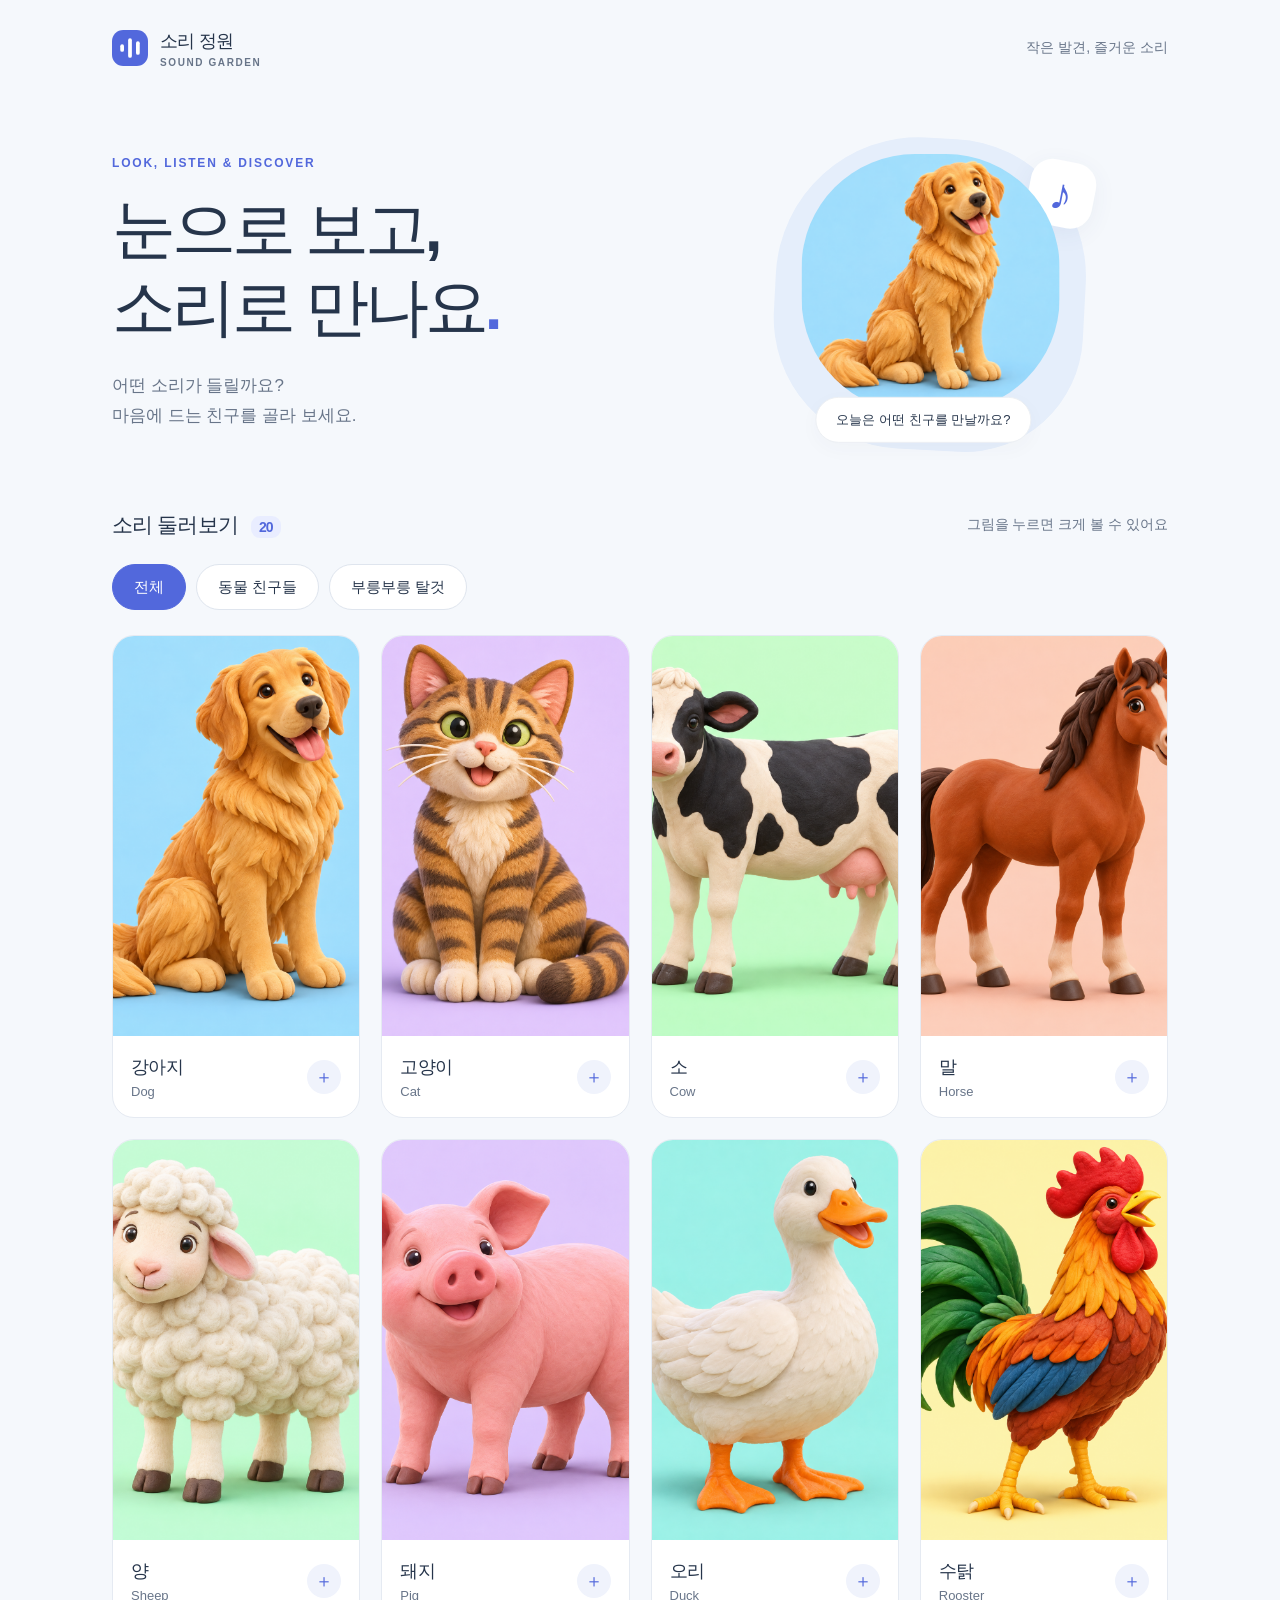
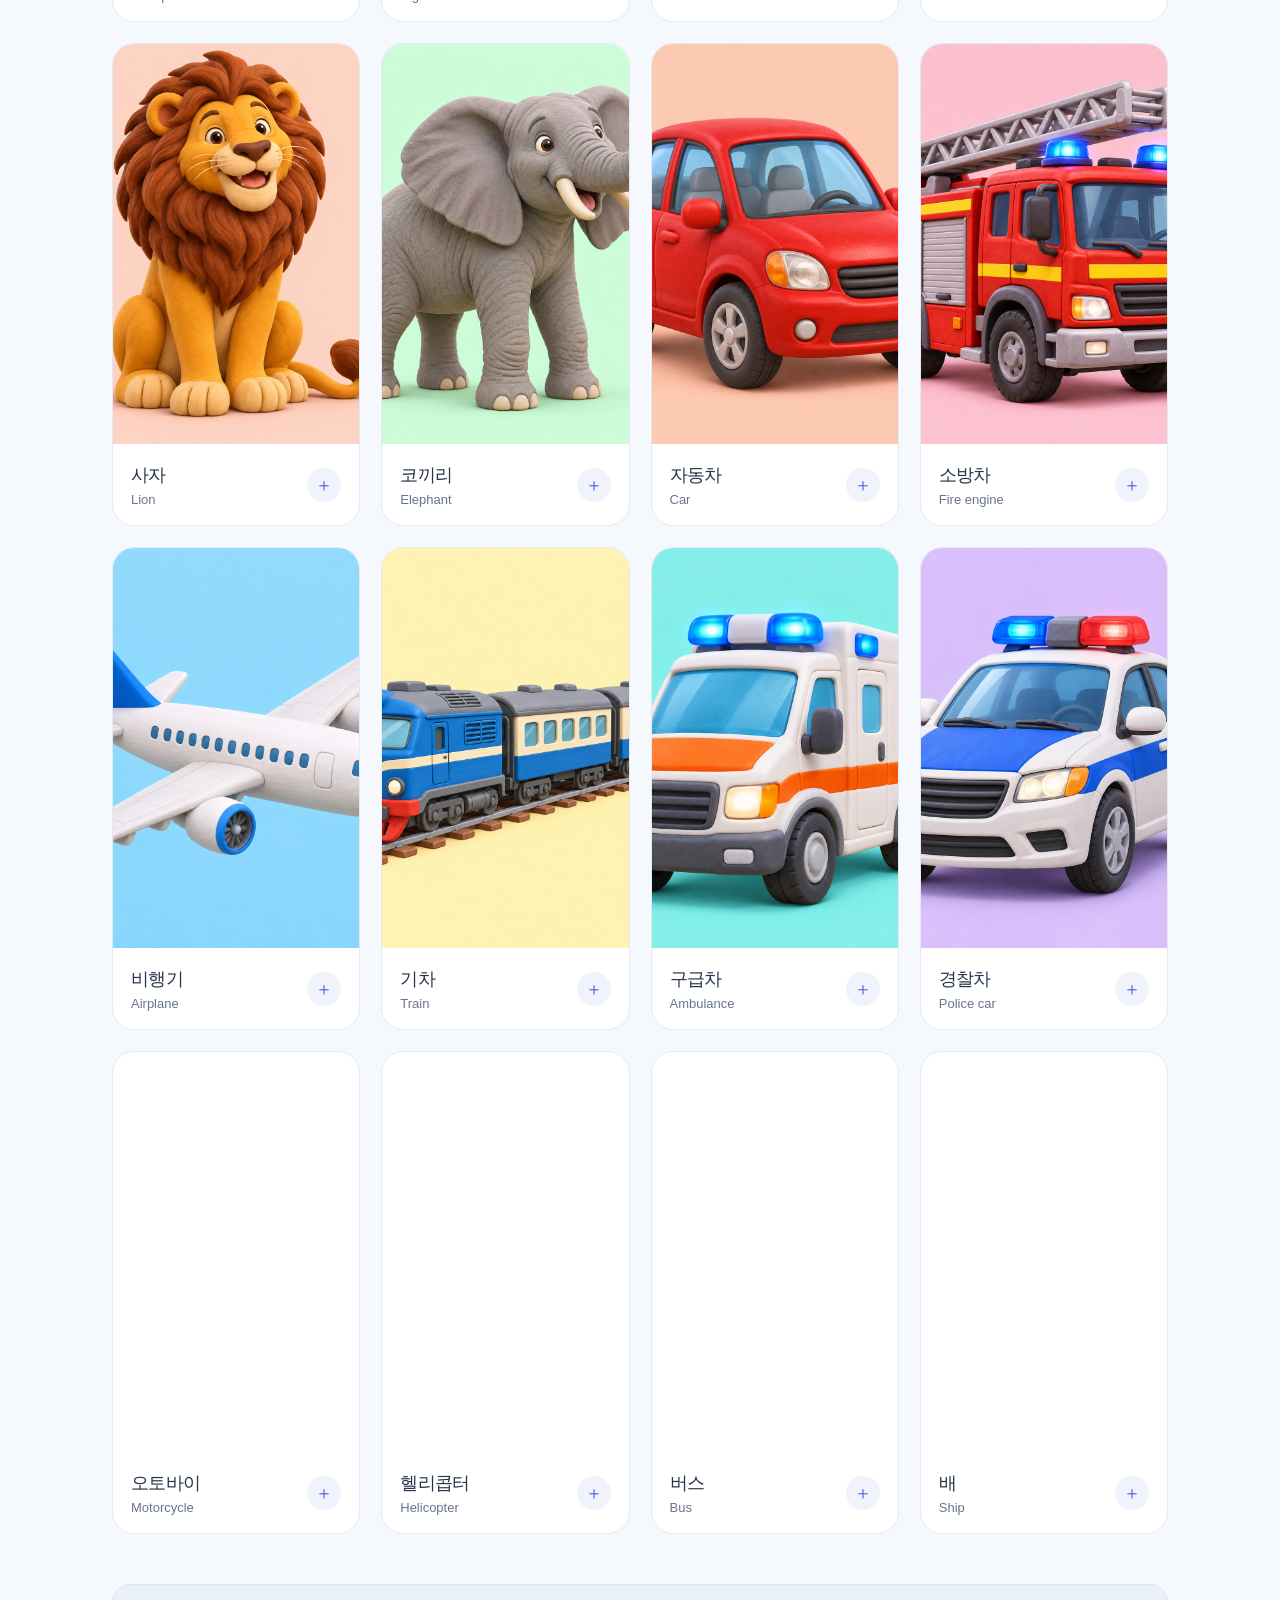
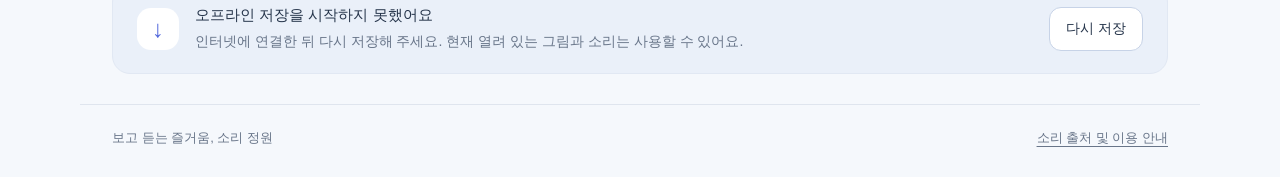
<file: index.html>
<!doctype html>
<html lang="ko">
<head>
  <meta charset="utf-8">
  <meta name="viewport" content="width=device-width, initial-scale=1, viewport-fit=cover">
  <meta name="theme-color" content="#f5f8fc">
  <meta name="description" content="동물과 탈것의 그림을 크게 보고 소리를 들어 보세요. 처음 저장한 뒤에는 오프라인에서도 사용할 수 있어요.">
  <title>소리 정원 · Sound Garden</title>
  <link rel="icon" href="assets/icon.svg" type="image/svg+xml">
  <link rel="stylesheet" href="styles.css">
  <script src="catalog.js" defer></script>
  <script src="app.js" defer></script>
</head>
<body>
  <header class="site-header">
    <a class="brand" href="./" aria-label="소리 정원 홈"><img src="assets/icon.svg" alt="" width="36" height="36"><span>소리 정원<small>SOUND GARDEN</small></span></a>
    <span class="header-note">작은 발견, 즐거운 소리</span>
  </header>
  <main>
    <section class="intro" aria-labelledby="heading">
      <div><p class="eyebrow">LOOK, LISTEN & DISCOVER</p><h1 id="heading">눈으로 보고,<br>소리로 만나요<span>.</span></h1><p class="intro-copy">어떤 소리가 들릴까요?<br>마음에 드는 친구를 골라 보세요.</p></div>
      <div class="intro-art" aria-hidden="true"><span class="music-note">♪</span><img src="assets/images/dog.png" alt=""><span class="art-caption">오늘은 어떤 친구를 만날까요?</span></div>
    </section>
    <section class="library" aria-labelledby="library-title">
      <div class="library-heading"><h2 id="library-title">소리 둘러보기 <span id="item-count">20</span></h2><span class="tap-hint">그림을 누르면 크게 볼 수 있어요</span></div>
      <div class="filters" role="group" aria-label="소리 분류">
        <button class="filter active" data-category="전체" aria-pressed="true">전체</button>
        <button class="filter" data-category="동물" aria-pressed="false">동물 친구들</button>
        <button class="filter" data-category="탈것" aria-pressed="false">부릉부릉 탈것</button>
      </div>
      <div id="cards" class="cards"></div>
    </section>
    <aside class="cache-panel" aria-label="오프라인 저장 상태">
      <div class="cache-icon" aria-hidden="true">↓</div><div class="cache-copy"><strong id="cache-title">오프라인 사용 준비 중</strong><p id="cache-detail" role="status">처음 방문하면 모든 그림과 소리를 기기에 저장해요.</p><progress id="cache-progress" max="1" value="0" aria-label="전체 파일 저장 진행률"></progress></div><button id="cache-retry" class="quiet-button" hidden>다시 저장</button>
    </aside>
  </main>
  <footer><span>보고 듣는 즐거움, 소리 정원</span><a href="credits.html">소리 출처 및 이용 안내</a></footer>
  <dialog id="viewer" aria-labelledby="viewer-title">
    <h2 id="viewer-title" class="sr-only"></h2>
    <button id="close-viewer" class="close-button" aria-label="큰 그림 닫기">✕</button>
    <img id="viewer-image" class="viewer-image" alt="">
    <div class="viewer-controls">
      <audio id="player" preload="none" playsinline></audio>
      <div class="playback">
        <button id="play" class="play-button" aria-pressed="false"><span aria-hidden="true">▶</span> 듣기</button>
        <button id="repeat" class="repeat-button" aria-pressed="false">반복해서 듣기</button>
      </div>
      <p id="play-status" class="play-status sr-only" role="status">재생 버튼을 눌러 소리를 들어 보세요.</p>
    </div>
  </dialog>
  <noscript><p>소리 정원을 사용하려면 브라우저의 JavaScript를 켜 주세요.</p></noscript>
</body>
</html>
</file>
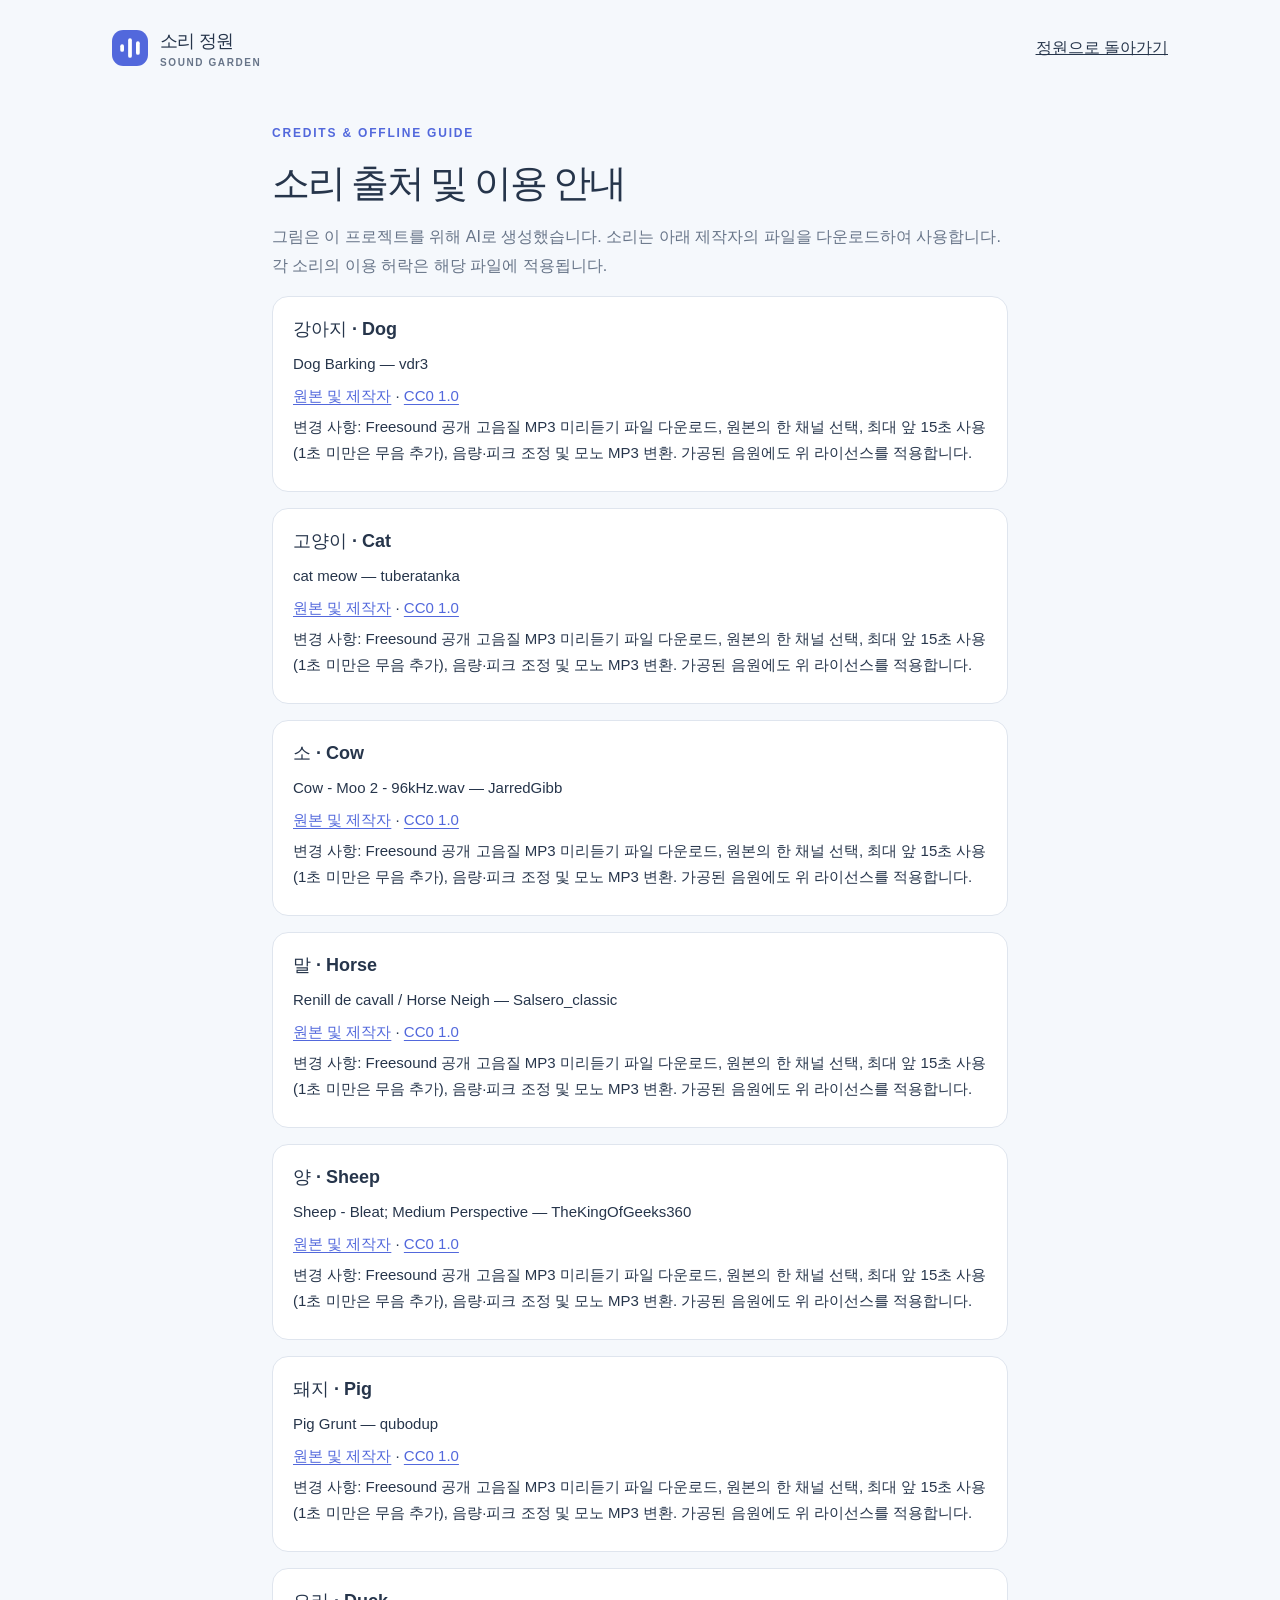
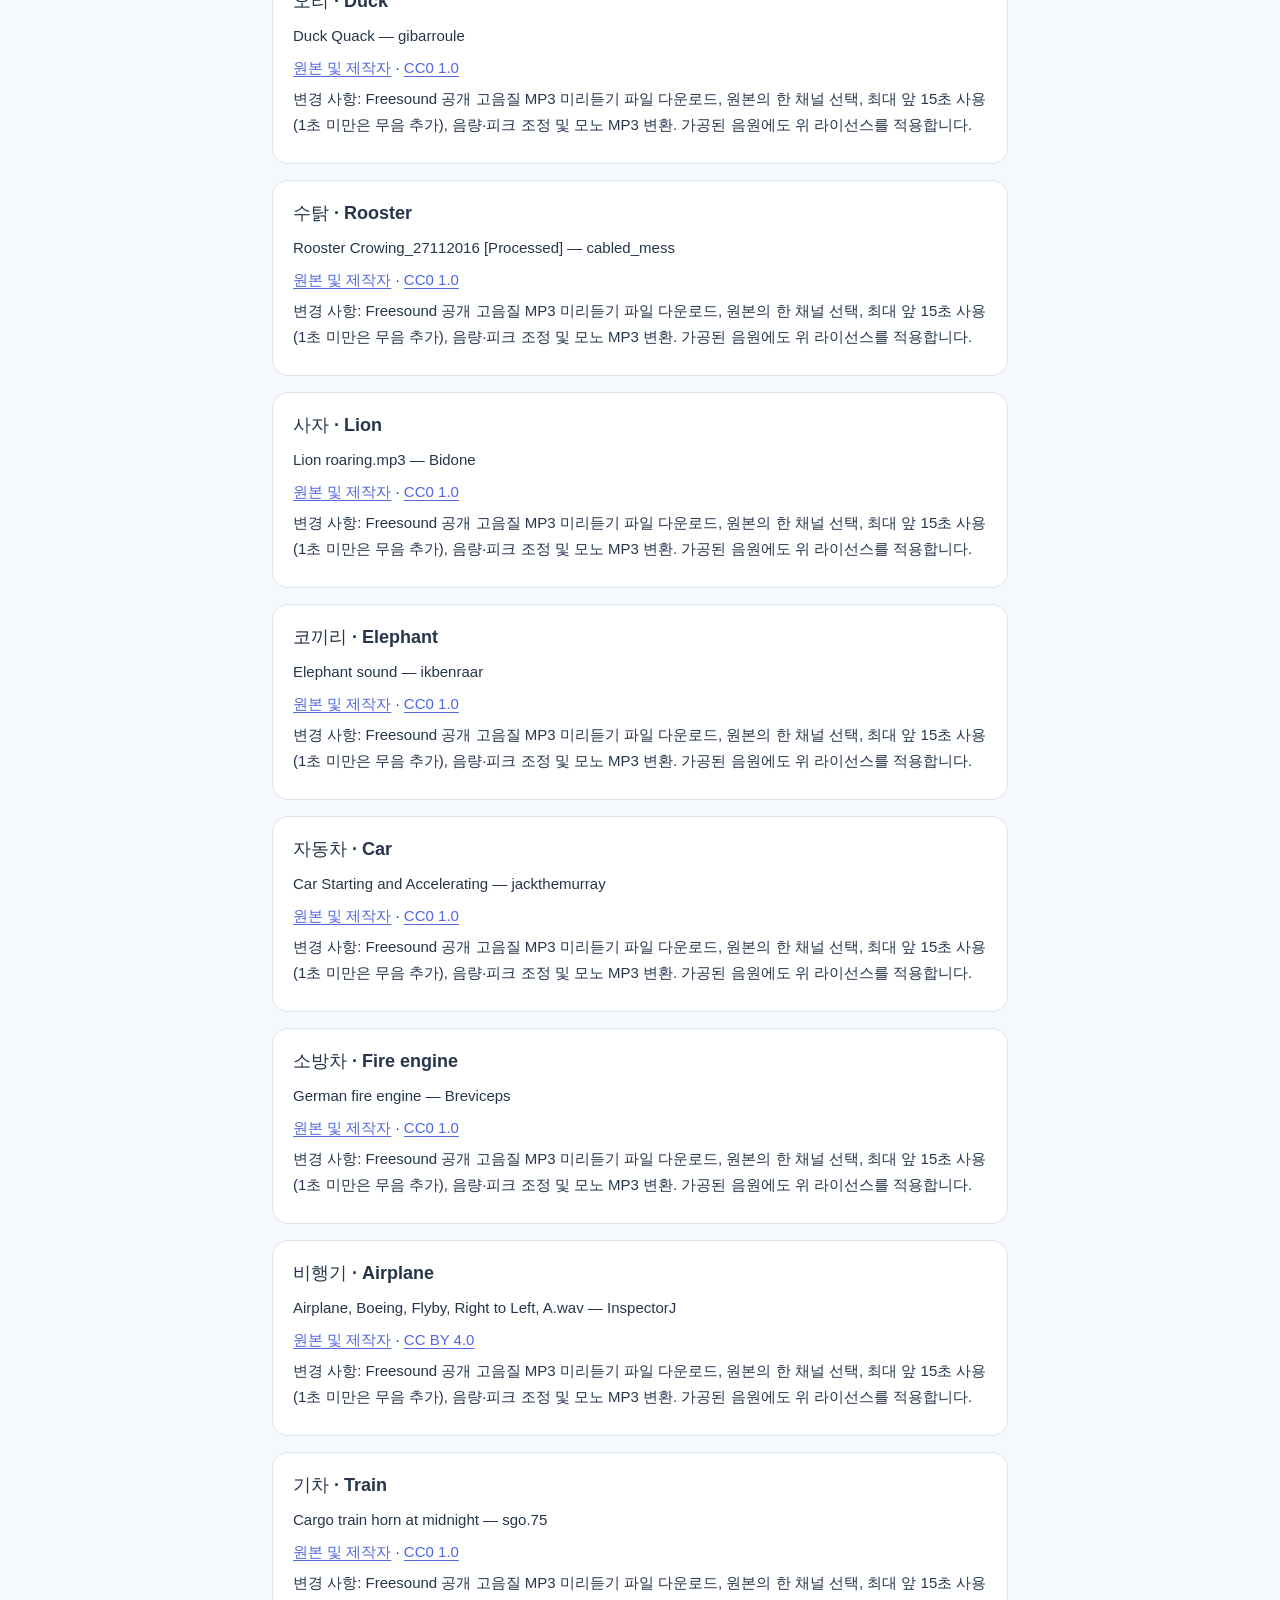
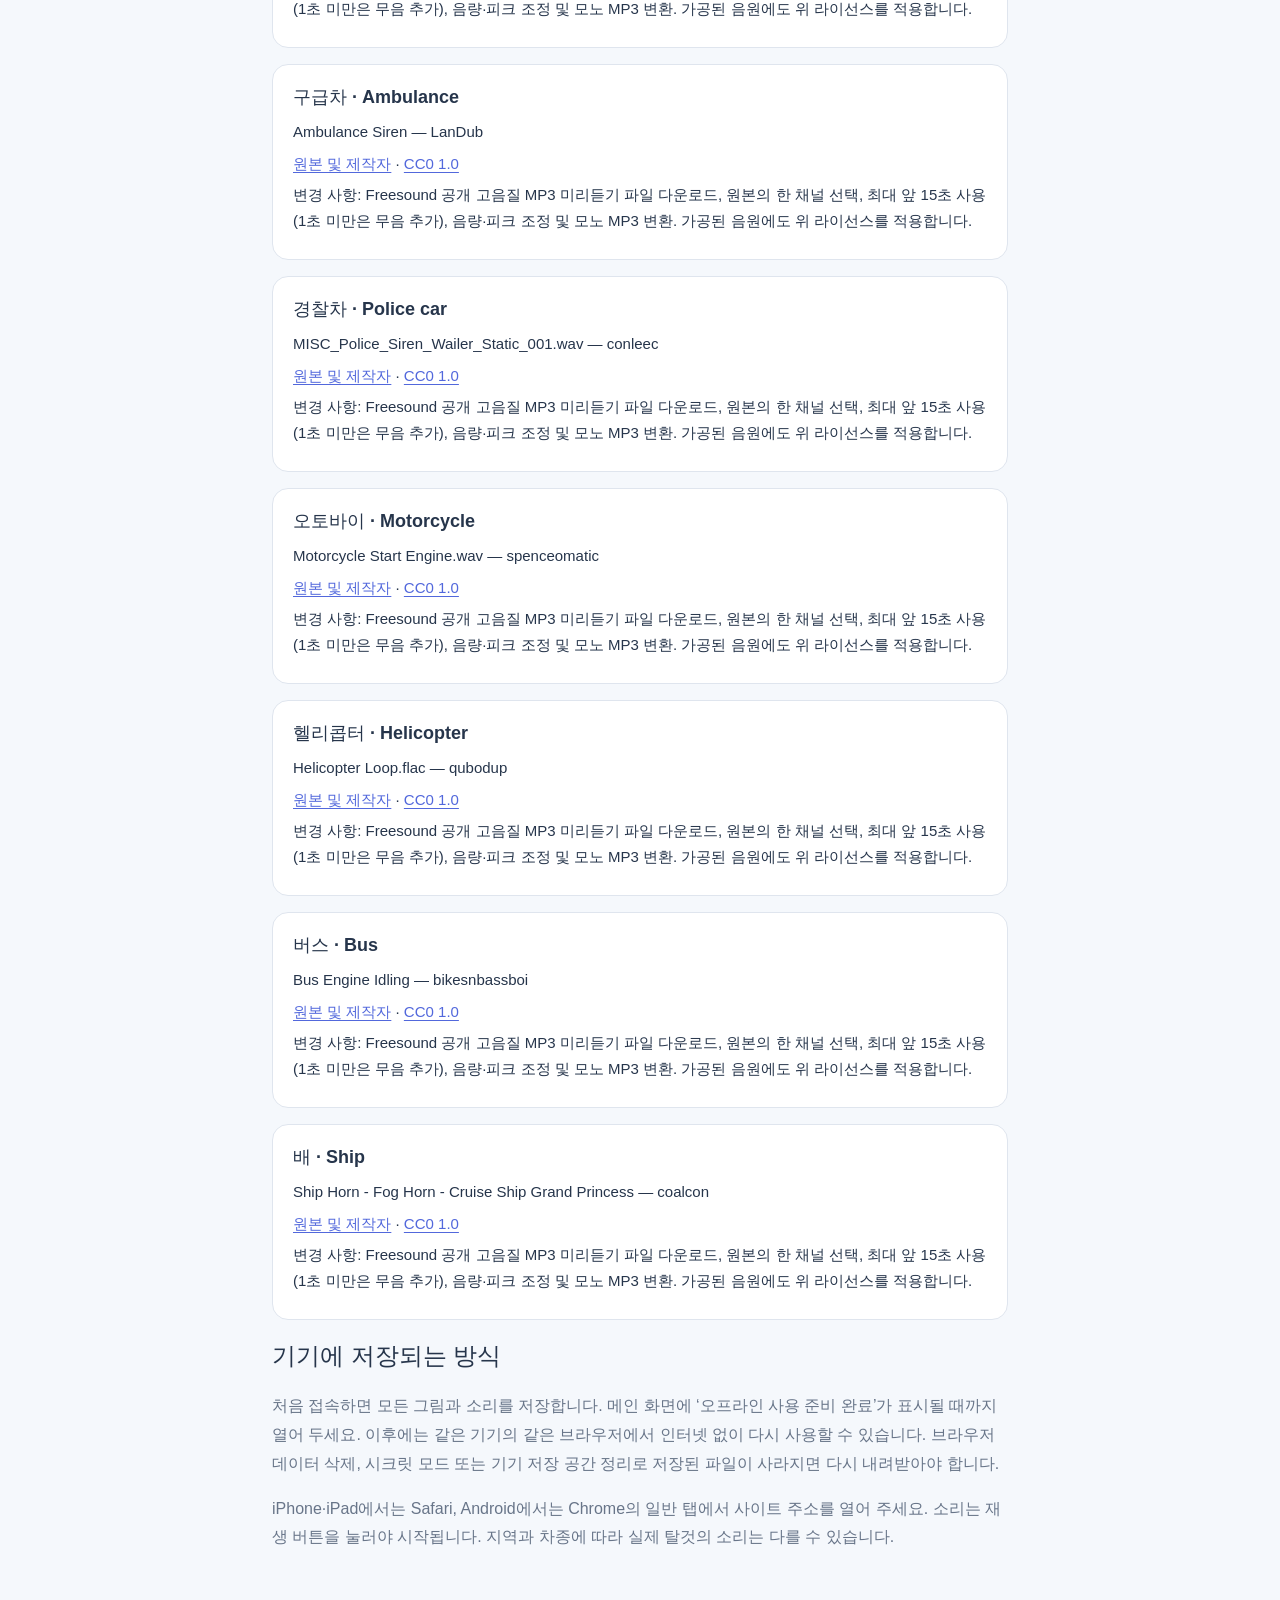
<file: credits.html>
<!doctype html>
<html lang="ko"><head><meta charset="utf-8"><meta name="viewport" content="width=device-width, initial-scale=1, viewport-fit=cover"><title>소리 출처 · 소리 정원</title><link rel="stylesheet" href="styles.css"><link rel="icon" href="assets/icon.svg"><script src="catalog.js" defer></script><script src="credits.js" defer></script></head>
<body><header class="site-header"><a class="brand" href="./"><img src="assets/icon.svg" alt="" width="36" height="36"><span>소리 정원<small>SOUND GARDEN</small></span></a><a href="./">정원으로 돌아가기</a></header><main class="credits-page"><p class="eyebrow">CREDITS & OFFLINE GUIDE</p><h1>소리 출처 및 이용 안내</h1><p class="credits-intro">그림은 이 프로젝트를 위해 AI로 생성했습니다. 소리는 아래 제작자의 파일을 다운로드하여 사용합니다. 각 소리의 이용 허락은 해당 파일에 적용됩니다.</p><div id="credits"></div><h2>기기에 저장되는 방식</h2><p class="credits-intro">처음 접속하면 모든 그림과 소리를 저장합니다. 메인 화면에 ‘오프라인 사용 준비 완료’가 표시될 때까지 열어 두세요. 이후에는 같은 기기의 같은 브라우저에서 인터넷 없이 다시 사용할 수 있습니다. 브라우저 데이터 삭제, 시크릿 모드 또는 기기 저장 공간 정리로 저장된 파일이 사라지면 다시 내려받아야 합니다.</p><p class="credits-intro">iPhone·iPad에서는 Safari, Android에서는 Chrome의 일반 탭에서 사이트 주소를 열어 주세요. 소리는 재생 버튼을 눌러야 시작됩니다. 지역과 차종에 따라 실제 탈것의 소리는 다를 수 있습니다.</p></main></body></html>
</file>
<file: styles.css>
:root{font-family:-apple-system,BlinkMacSystemFont,"Segoe UI","Noto Sans KR",sans-serif;color:#26354b;background:#f5f8fc;font-synthesis:none;--accent:#5268dc;--muted:#687589;--line:#dfe5ee}*{box-sizing:border-box}body{margin:0}button,input,a{-webkit-tap-highlight-color:transparent}button,input{font:inherit}button,a,input{touch-action:manipulation}button{cursor:pointer}button:disabled{cursor:default;opacity:.5}button:focus-visible,a:focus-visible,input:focus-visible{outline:3px solid #e5a52f;outline-offset:4px}button{color:inherit}a{color:inherit}.site-header,main,footer{max-width:1120px;margin:auto}.site-header{display:flex;align-items:center;justify-content:space-between;padding:28px 32px}.brand{display:flex;gap:12px;align-items:center;text-decoration:none;font-weight:800;font-size:1.15rem;letter-spacing:-.04em}.brand small{display:block;font-size:.625rem;letter-spacing:.16em;color:var(--muted);margin-top:4px}.header-note{font-size:.875rem;color:var(--muted)}main{padding:0 32px}.intro{display:grid;grid-template-columns:1.15fr 1fr;align-items:center;gap:32px;padding:42px 0 46px}.eyebrow{font-size:.75rem;letter-spacing:.15em;font-weight:700;color:var(--accent);margin:0 0 20px}h1{font-size:clamp(2.5rem,5vw,4.1rem);letter-spacing:-.065em;line-height:1.22;margin:0;font-weight:800}h1 span{color:var(--accent)}.intro-copy{color:var(--muted);font-size:1.06rem;line-height:1.8;margin:24px 0 0}.intro-art{position:relative;justify-self:center;width:min(100%,310px);padding:16px 26px 38px;background:#e5eefb;border-radius:46% 44% 38% 42%;transform:rotate(3deg)}.intro-art img{width:100%;display:block;border-radius:44%;transform:rotate(-3deg)}.music-note{position:absolute;right:-4px;top:16px;background:#fff;color:var(--accent);font-size:2.8rem;line-height:1;width:66px;height:66px;display:grid;place-items:center;border-radius:22px;transform:rotate(8deg);box-shadow:0 6px 24px #384d8710}.art-caption{position:absolute;bottom:7px;left:50%;transform:translateX(-50%) rotate(-3deg);white-space:nowrap;background:white;border:1px solid #edf0f4;border-radius:30px;padding:13px 20px;font-size:.8125rem;box-shadow:0 6px 20px #35476e08}.library{padding:15px 0}.library-heading{display:flex;align-items:center;justify-content:space-between;gap:12px}.library-heading h2{font-size:1.3rem;letter-spacing:-.04em;margin:0}.library-heading h2 span{font-size:.875rem;margin-left:8px;color:var(--accent);background:#e9edff;border-radius:9px;padding:3px 8px}.tap-hint{color:var(--muted);font-size:.875rem}.filters{display:flex;flex-wrap:wrap;gap:10px;margin:25px 0}.filter{min-height:46px;border:1px solid var(--line);background:white;border-radius:30px;padding:10px 21px;font-size:.9375rem}.filter.active{background:var(--accent);border-color:var(--accent);color:#fff;font-weight:700}.cards{display:grid;grid-template-columns:repeat(4,minmax(0,1fr));gap:21px}.card{padding:0;text-align:left;border:1px solid #e5eaf2;background:#fff;border-radius:22px;overflow:hidden;transition:transform .18s,box-shadow .18s}.card img{display:block;width:100%;aspect-ratio:1;object-fit:cover}.card-content{display:flex;align-items:center;justify-content:space-between;gap:8px;padding:18px}.card-title{font-size:1.15rem;font-weight:750;letter-spacing:-.04em}.card-english{display:block;font-size:.8125rem;font-weight:400;letter-spacing:0;color:var(--muted);margin-top:5px}.card-symbol{width:34px;height:34px;background:#f0f3fc;border-radius:50%;display:grid;place-items:center;color:var(--accent);font-size:1.125rem}.cache-panel{display:flex;align-items:center;gap:16px;background:#eaf0f9;border:1px solid #e1e8f3;border-radius:18px;padding:21px 24px;margin:35px 0 30px}.cache-icon{width:42px;height:42px;flex-shrink:0;display:grid;place-items:center;border-radius:14px;background:white;color:var(--accent);font-size:1.5rem}.cache-copy{flex:1;min-width:0}.cache-copy strong{font-size:.9375rem}.cache-copy p{font-size:.875rem;line-height:1.6;color:var(--muted);margin:5px 0 0}.cache-copy progress{display:block;width:100%;max-width:380px;height:6px;margin-top:12px;accent-color:var(--accent)}.cache-copy progress[hidden]{display:none}.quiet-button{border:1px solid #c7d3e7;background:#fff;border-radius:12px;padding:10px 16px;min-height:44px;font-size:.875rem}footer{border-top:1px solid var(--line);display:flex;justify-content:space-between;gap:16px;padding:24px 32px 30px;color:var(--muted);font-size:.8125rem}footer a{text-underline-offset:4px}
#viewer {
  position: fixed;
  inset: 0;
  width: 100vw;
  height: 100vh;
  height: 100dvh;
  max-width: none;
  max-height: none;
  margin: 0;
  padding: 0;
  overflow: hidden;
  border: 0;
  border-radius: 0;
  background: #f5f8fc;
  color: inherit;
}
#viewer[open] { display: flex; flex-direction: column; }
#viewer::backdrop { background: #15243e99; }
body:has(#viewer[open]) { overflow: hidden; }
.close-button {
  position: absolute;
  top: max(12px, env(safe-area-inset-top));
  right: max(12px, env(safe-area-inset-right));
  z-index: 1;
  display: grid;
  place-items: center;
  width: 44px;
  height: 44px;
  padding: 0;
  border: 1px solid #dfe5ee;
  border-radius: 50%;
  background: #fffffff0;
  box-shadow: 0 2px 12px #26354b14;
  font-size: 1.125rem;
}
.viewer-image {
  display: block;
  flex: 1;
  width: 100%;
  height: 0;
  min-height: 0;
  object-fit: contain;
}
.viewer-controls {
  flex: none;
  padding: 8px max(12px, env(safe-area-inset-right)) max(10px, env(safe-area-inset-bottom)) max(12px, env(safe-area-inset-left));
  background: #fff;
}
.playback { display: flex; flex-wrap: wrap; justify-content: center; gap: 8px; }
.play-button, .repeat-button {
  min-height: 44px;
  padding: 0 18px;
  border: 1px solid transparent;
  border-radius: 12px;
  font-size: .9375rem;
  font-weight: 650;
  white-space: nowrap;
}
.play-button { min-width: 105px; background: var(--accent); color: #fff; }
.play-button span { margin-right: 6px; font-size: .8125rem; }
.repeat-button { border-color: var(--line); background: #f0f3f9; }
.repeat-button[aria-pressed="true"] { border-color: var(--accent); background: var(--accent); color: #fff; }
.play-status:not(.sr-only) { margin: 8px 0 0; text-align: center; font-size: .875rem; line-height: 1.5; color: #a52b30; }
.sr-only{position:absolute;width:1px;height:1px;padding:0;margin:-1px;overflow:hidden;clip:rect(0,0,0,0);white-space:nowrap;border:0}.credits-page{max-width:800px;padding-top:30px;padding-bottom:50px}.credits-page h1{font-size:2.4rem}.credits-intro{line-height:1.8;color:var(--muted)}.credit-item{border:1px solid var(--line);border-radius:16px;background:white;padding:20px;margin:16px 0}.credit-item h2{font-size:1.125rem;margin:0 0 10px}.credit-item p{font-size:.9375rem;line-height:1.7;margin:6px 0;overflow-wrap:anywhere}.credit-item a{color:var(--accent);text-underline-offset:3px}@media(hover:hover){.card:hover{transform:translateY(-4px);box-shadow:0 10px 28px #30467012}.filter:hover:not(.active){background:#edf1fa}}@media(min-width:1400px){.intro{padding-top:65px;padding-bottom:65px}.cards{gap:24px}}@media(max-width:760px){.site-header{padding:22px 24px}main{padding:0 24px}.intro{gap:20px;padding:26px 0 40px}.intro-art{max-width:240px;padding:14px 20px 30px}.art-caption{font-size:.6875rem;padding:11px 12px}.music-note{width:48px;height:48px;font-size:2rem;right:-6px}.intro-copy{font-size:.9375rem}.cards{grid-template-columns:repeat(3,minmax(0,1fr));gap:16px}.card-content{padding:14px}.tap-hint{display:none}.card-symbol{width:28px;height:28px}.card-title{font-size:1.0625rem}.header-note{font-size:.8125rem}}@media(max-width:540px){.site-header{padding:20px 20px}.header-note{display:none}main{padding:0 20px}.intro{grid-template-columns:1.15fr 1fr;gap:5px;padding:26px 0 32px}.eyebrow{font-size:.5625rem;letter-spacing:.1em;margin-bottom:15px}h1{font-size:2.15rem}.intro-copy{font-size:.875rem;line-height:1.7;margin-top:17px}.intro-art{max-width:160px;padding:12px 10px 12px}.art-caption{display:none}.music-note{font-size:1.7rem;width:38px;height:38px;border-radius:13px;right:-2px;top:0}.library-heading h2{font-size:1.2rem}.filters{gap:8px;margin:20px 0}.filter{padding:10px 15px;font-size:.875rem}.cards{grid-template-columns:repeat(2,minmax(0,1fr));gap:14px}.card{border-radius:18px}.card-content{padding:14px 12px}.card-title{font-size:1.0625rem}.card-english{font-size:.75rem}.card-symbol{width:26px;height:26px;font-size:.9375rem}.cache-panel{margin-top:28px;padding:18px 16px;gap:12px;flex-wrap:wrap}.cache-icon{width:36px;height:36px;border-radius:12px}.cache-copy p{font-size:.8125rem}.quiet-button{margin-left:48px}footer{padding:22px 20px max(26px,env(safe-area-inset-bottom));font-size:.75rem;flex-direction:column;gap:12px}.credits-page h1{font-size:2rem}}@media(prefers-reduced-motion:reduce){*{transition:none!important}}@supports(padding:max(0px)){body{padding-left:env(safe-area-inset-left);padding-right:env(safe-area-inset-right)}}

@media(max-width:360px){.intro{grid-template-columns:1.15fr .85fr}h1{font-size:1.8rem}.intro-art{max-width:120px}}
</file>
